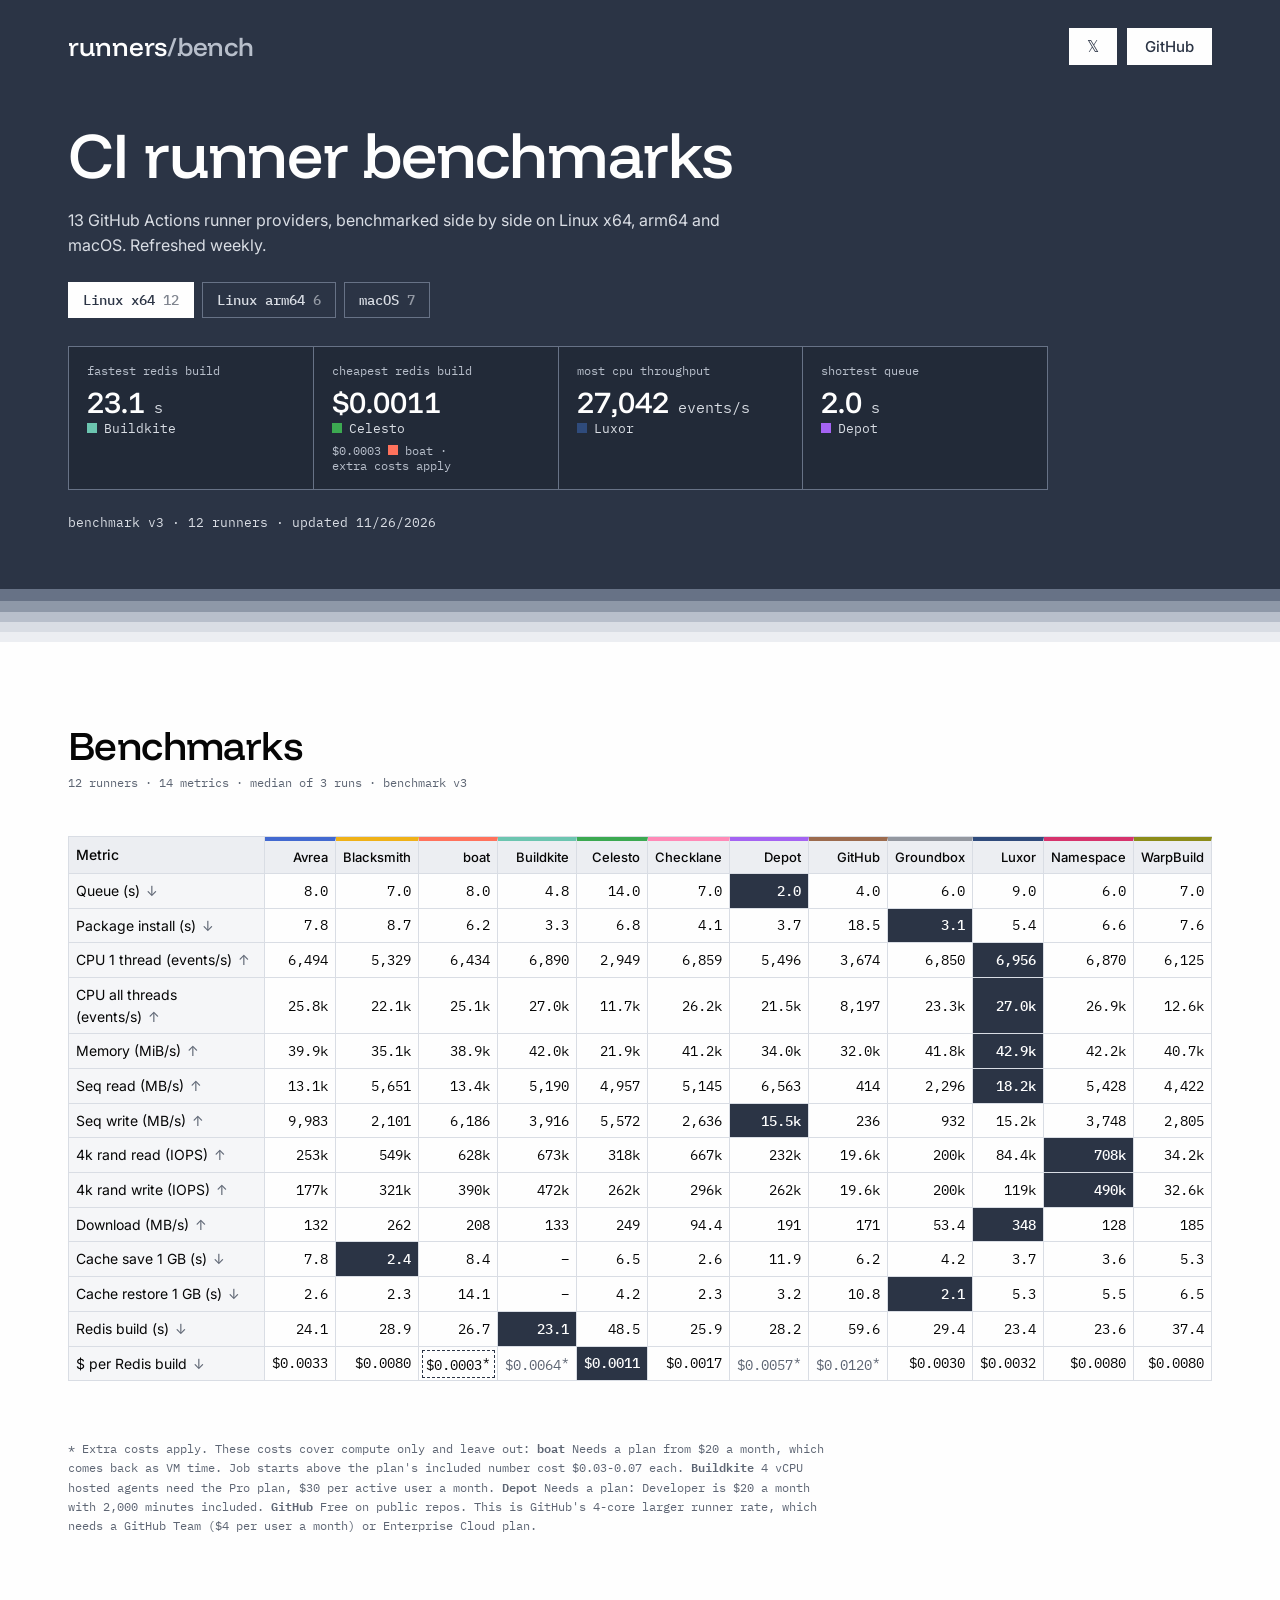
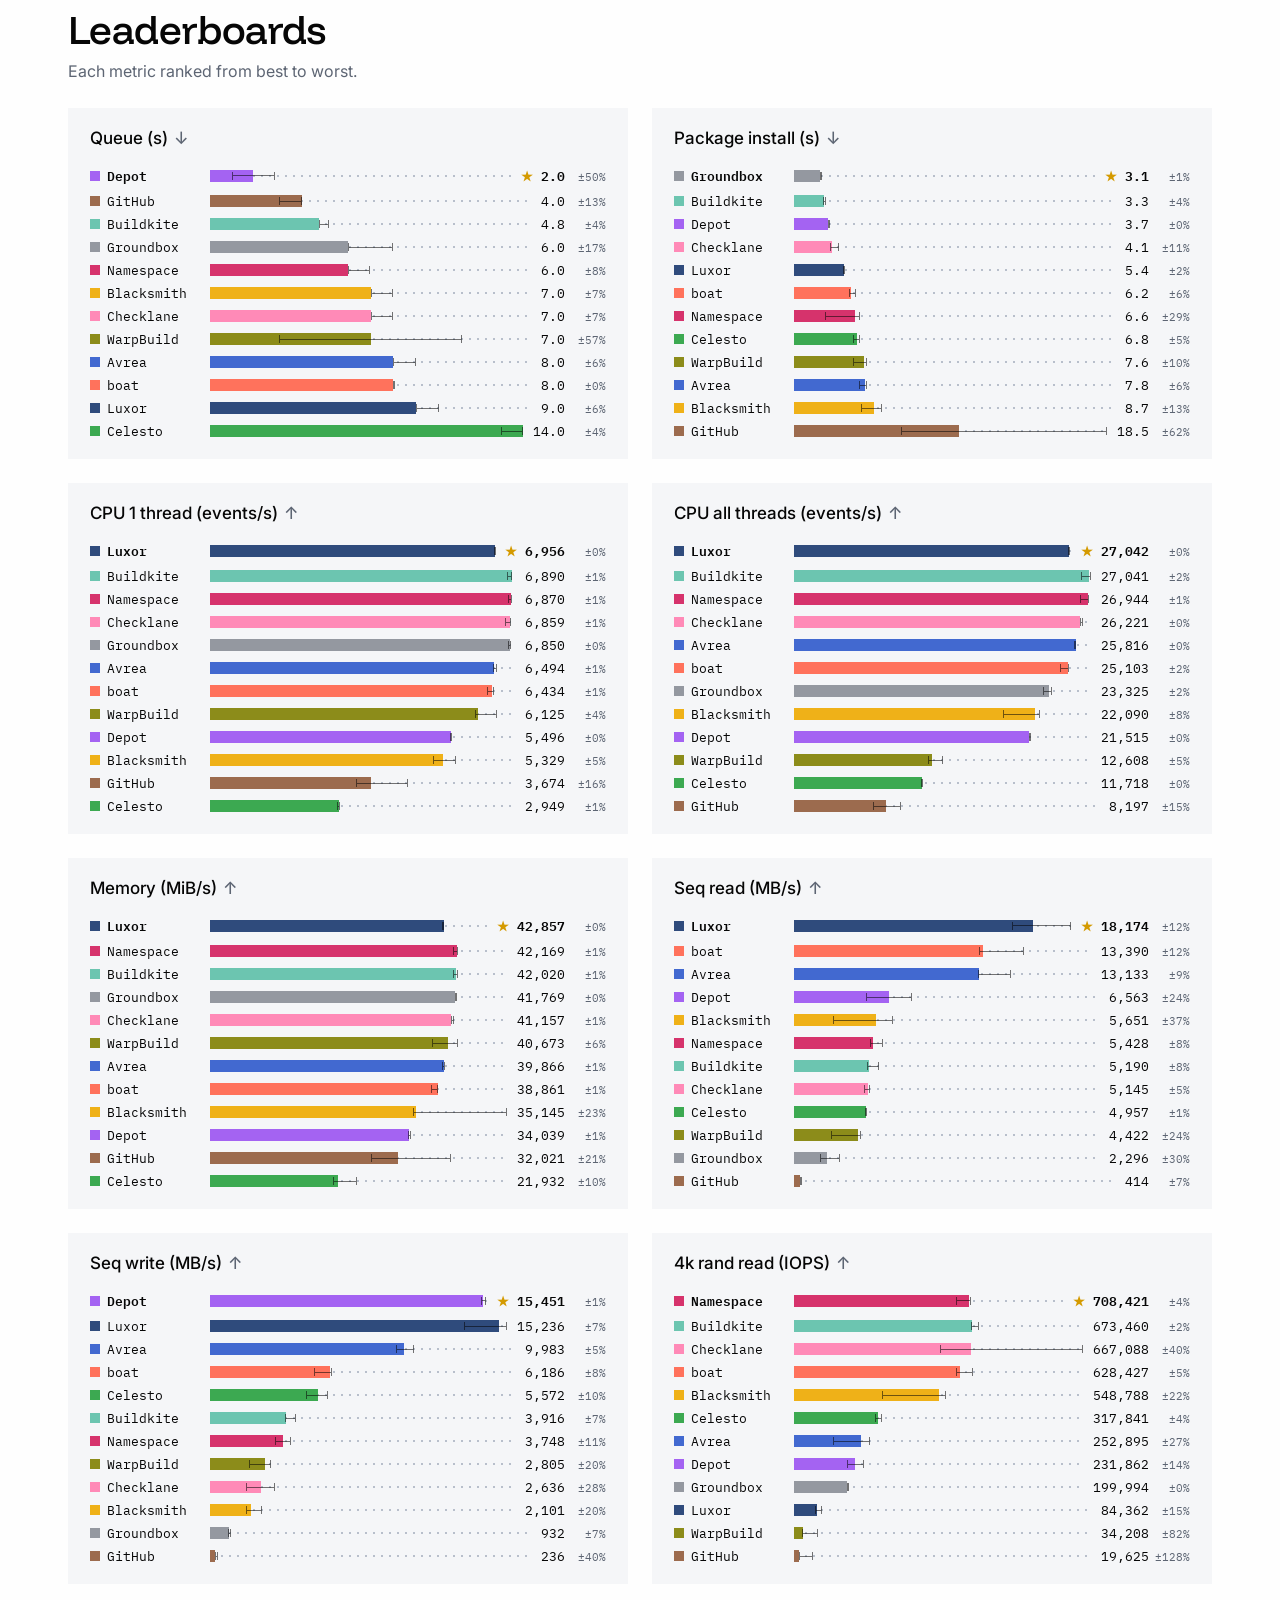
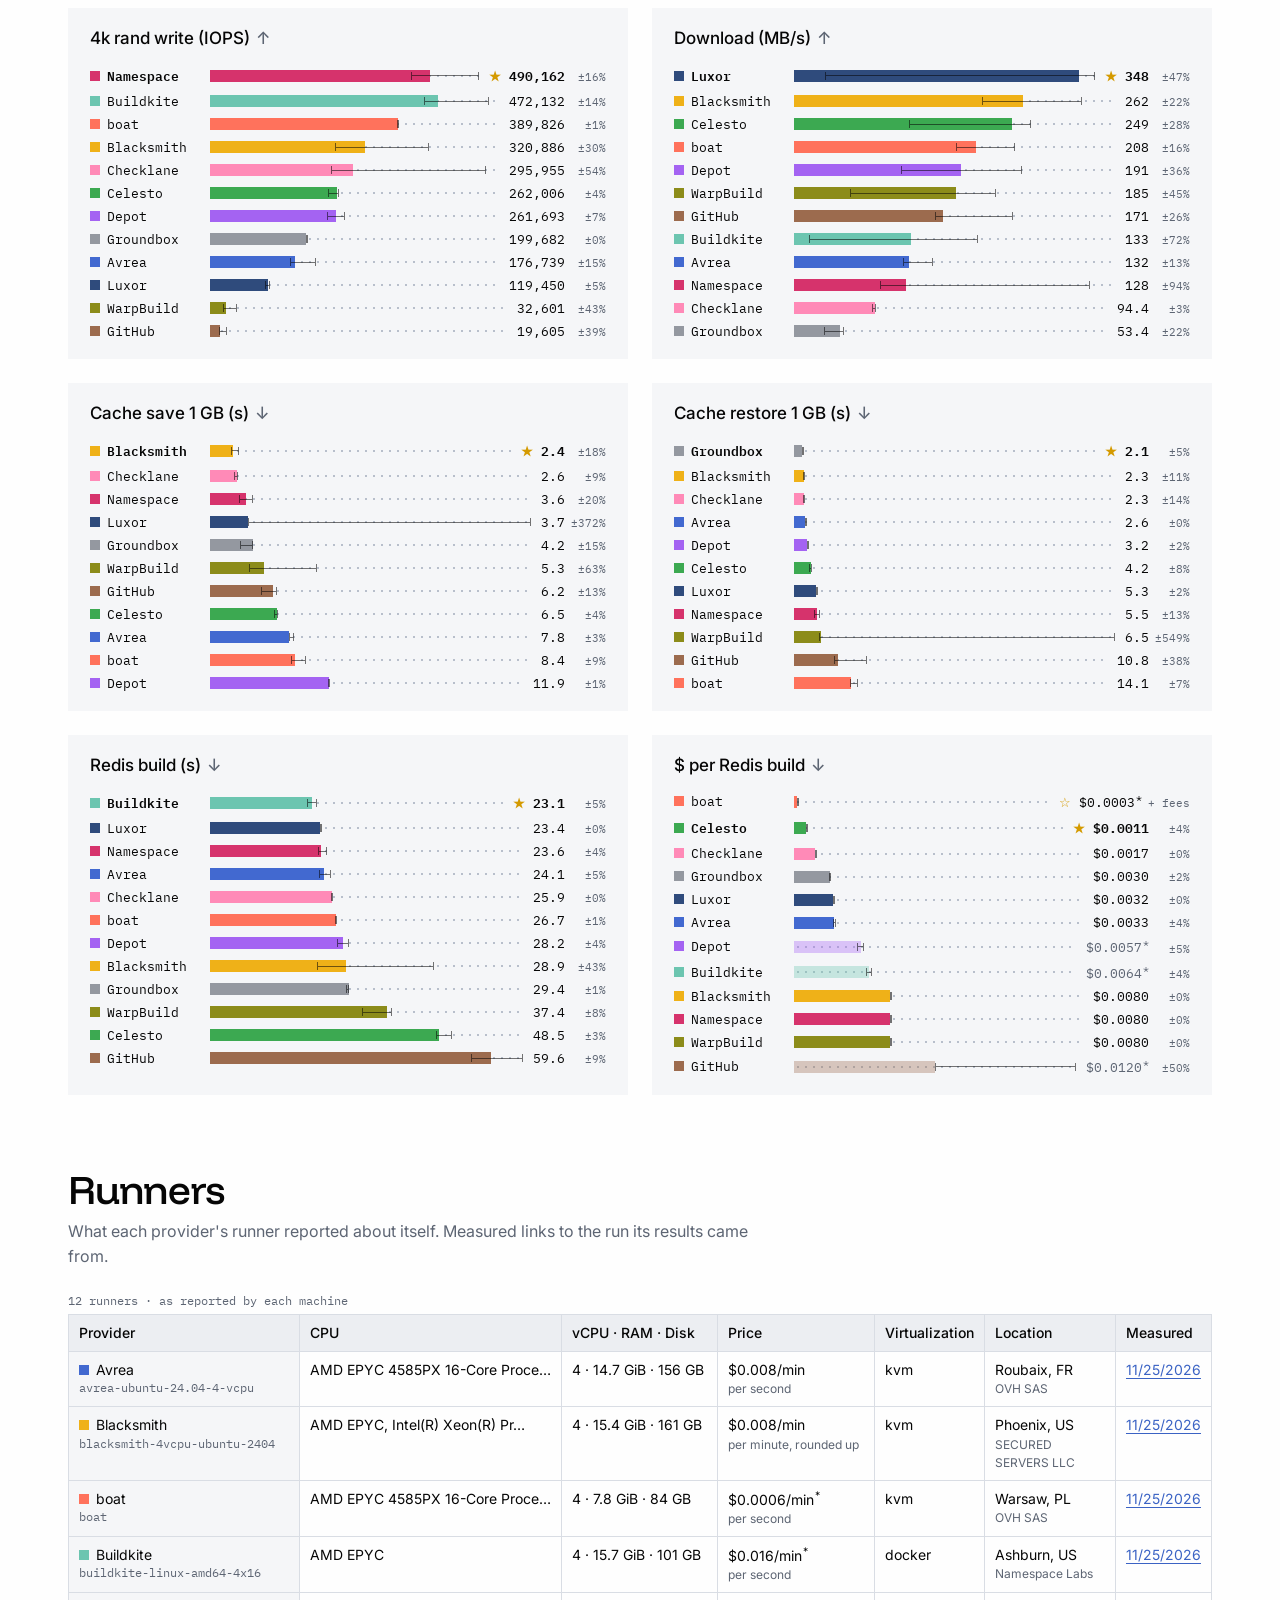
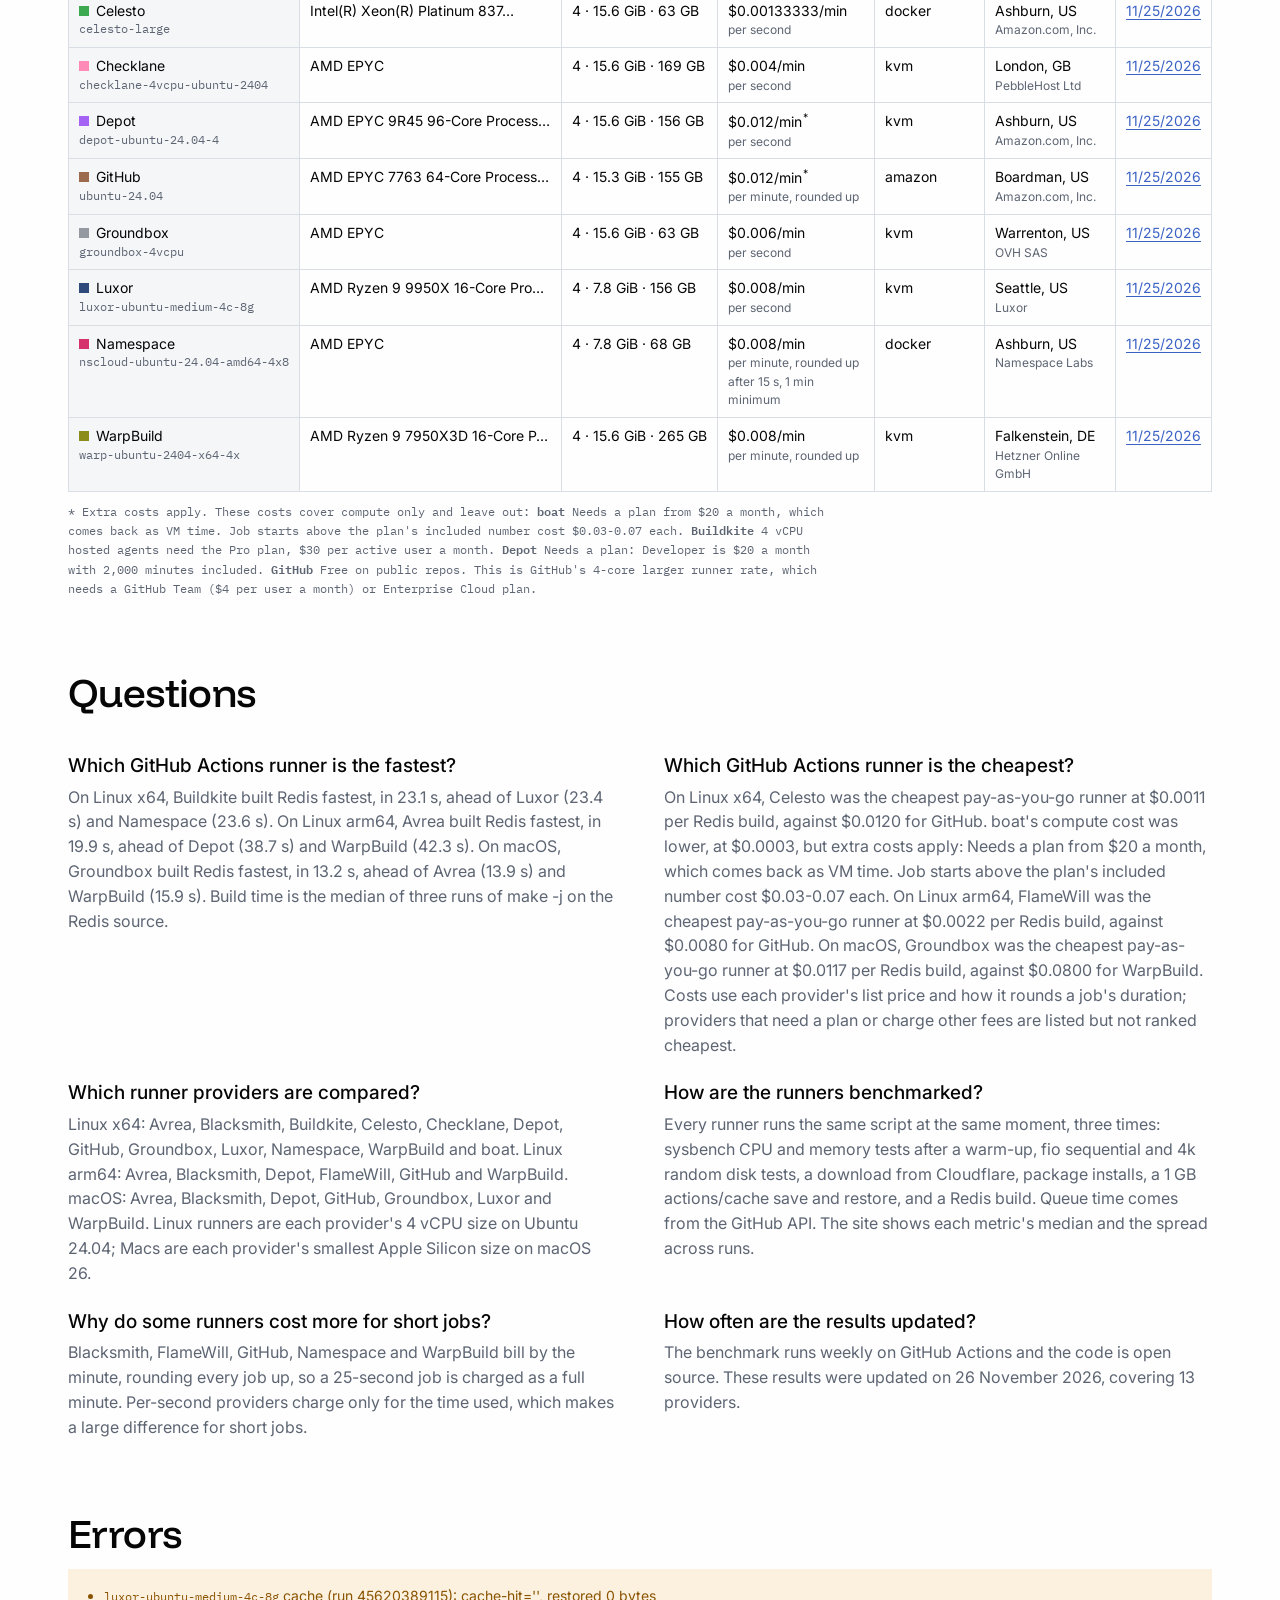
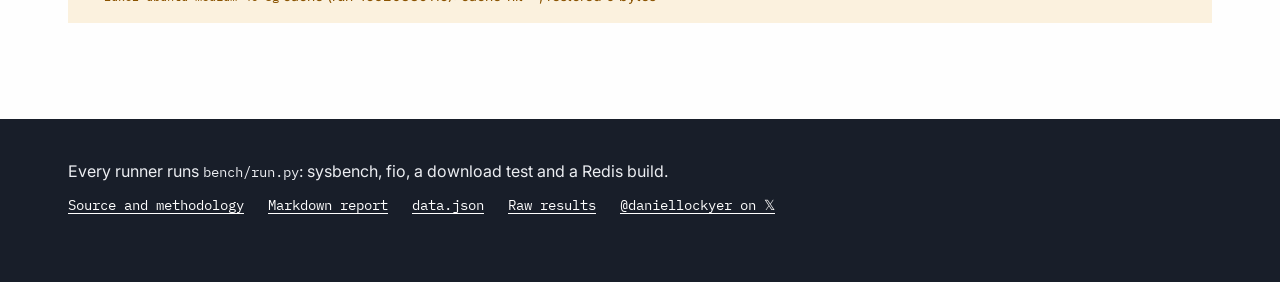
<file: index.html>
<!doctype html>
<html lang="en">
<head>
  <meta charset="utf-8">
  <meta name="viewport" content="width=device-width, initial-scale=1">
  <title>GitHub Actions runner benchmarks: speed and cost compared · runners/bench</title>
  <meta name="description" content="Independent benchmarks of GitHub Actions runner providers on 4 vCPU Linux x64 and arm64 runners and Apple Silicon Macs: CPU, memory, disk, network, queue time, a Redis build and what it costs.">
  <link rel="canonical" href="https://runnersbench.com/">
  <meta name="author" content="Daniel Lockyer">
  <meta name="robots" content="index, follow, max-image-preview:large">
  <meta name="theme-color" content="#2b3445">
  <link rel="icon" href="/favicon.svg" type="image/svg+xml">
  <link rel="apple-touch-icon" href="/apple-touch-icon.png">
  <link rel="alternate" type="application/json" href="/data.json" title="Benchmark summary">
  <meta property="og:type" content="website">
  <meta property="og:site_name" content="runners/bench">
  <meta property="og:locale" content="en_US">
  <meta property="og:url" content="https://runnersbench.com/">
  <meta property="og:title" content="GitHub Actions runner benchmarks: speed and cost compared">
  <meta property="og:description" content="GitHub Actions runner providers benchmarked side by side on Linux x64, arm64 and macOS: CPU, disk, network, a Redis build and its cost.">
  <meta property="og:image" content="https://runnersbench.com/og.png">
  <meta property="og:image:type" content="image/png">
  <meta property="og:image:width" content="1200">
  <meta property="og:image:height" content="630">
  <meta property="og:image:alt" content="runners/bench: CI runner benchmarks, GitHub Actions runner providers side by side">
  <meta name="twitter:card" content="summary_large_image">
  <meta name="twitter:site" content="@daniellockyer">
  <meta name="twitter:creator" content="@daniellockyer">
  <meta name="twitter:title" content="GitHub Actions runner benchmarks: speed and cost compared">
  <meta name="twitter:description" content="GitHub Actions runner providers benchmarked side by side on Linux x64, arm64 and macOS: CPU, disk, network, a Redis build and its cost.">
  <meta name="twitter:image" content="https://runnersbench.com/og.png">
  <meta name="twitter:image:alt" content="runners/bench: CI runner benchmarks, GitHub Actions runner providers side by side">
  <script type="application/ld+json">
{
 "@context": "https://schema.org",
 "@graph": [
  {
   "@type": "WebSite",
   "@id": "https://runnersbench.com/#website",
   "url": "https://runnersbench.com/",
   "name": "runners/bench",
   "description": "Benchmarks of GitHub Actions runner providers."
  },
  {
   "@type": "Dataset",
   "@id": "https://runnersbench.com/#dataset",
   "url": "https://runnersbench.com/",
   "name": "GitHub Actions runner benchmarks",
   "description": "CPU, memory, disk, network, queue time, Redis build time and cost for GitHub Actions runners from Avrea, Blacksmith, Buildkite, Celesto, Checklane, Depot, FlameWill, GitHub, Groundbox, Luxor, Namespace, WarpBuild and boat, on 4 vCPU Linux x64 and arm64 runners and Apple Silicon Macs.",
   "creator": {
    "@type": "Person",
    "name": "Daniel Lockyer",
    "url": "https://x.com/daniellockyer"
   },
   "dateModified": "2026-11-26T12:52:39.517508+00:00",
   "isAccessibleForFree": true,
   "sameAs": "https://github.com/lockyer-labs/runnersbench",
   "keywords": [
    "GitHub Actions",
    "CI runners",
    "benchmarks",
    "Avrea",
    "Blacksmith",
    "Buildkite",
    "Celesto",
    "Checklane",
    "Depot",
    "FlameWill",
    "GitHub",
    "Groundbox",
    "Luxor",
    "Namespace",
    "WarpBuild",
    "boat"
   ],
   "variableMeasured": [
    "Queue (s)",
    "Package install (s)",
    "CPU 1 thread (events/s)",
    "CPU all threads (events/s)",
    "Memory (MiB/s)",
    "Seq read (MB/s)",
    "Seq write (MB/s)",
    "4k rand read (IOPS)",
    "4k rand write (IOPS)",
    "Download (MB/s)",
    "Cache save 1 GB (s)",
    "Cache restore 1 GB (s)",
    "Redis build (s)",
    "$ per Redis build"
   ],
   "distribution": [
    {
     "@type": "DataDownload",
     "encodingFormat": "application/json",
     "contentUrl": "https://runnersbench.com/data.json"
    },
    {
     "@type": "DataDownload",
     "encodingFormat": "application/json",
     "contentUrl": "https://runnersbench.com/results.json"
    },
    {
     "@type": "DataDownload",
     "encodingFormat": "text/markdown",
     "contentUrl": "https://runnersbench.com/report.md"
    }
   ]
  },
  {
   "@type": "FAQPage",
   "@id": "https://runnersbench.com/#questions",
   "mainEntity": [
    {
     "@type": "Question",
     "name": "Which GitHub Actions runner is the fastest?",
     "acceptedAnswer": {
      "@type": "Answer",
      "text": "On Linux x64, Buildkite built Redis fastest, in 23.1 s, ahead of Luxor (23.4 s) and Namespace (23.6 s). On Linux arm64, Avrea built Redis fastest, in 19.9 s, ahead of Depot (38.7 s) and WarpBuild (42.3 s). On macOS, Groundbox built Redis fastest, in 13.2 s, ahead of Avrea (13.9 s) and WarpBuild (15.9 s). Build time is the median of three runs of make -j on the Redis source."
     }
    },
    {
     "@type": "Question",
     "name": "Which GitHub Actions runner is the cheapest?",
     "acceptedAnswer": {
      "@type": "Answer",
      "text": "On Linux x64, Celesto was the cheapest pay-as-you-go runner at $0.0011 per Redis build, against $0.0120 for GitHub. boat's compute cost was lower, at $0.0003, but extra costs apply: Needs a plan from $20 a month, which comes back as VM time. Job starts above the plan's included number cost $0.03-0.07 each. On Linux arm64, FlameWill was the cheapest pay-as-you-go runner at $0.0022 per Redis build, against $0.0080 for GitHub. On macOS, Groundbox was the cheapest pay-as-you-go runner at $0.0117 per Redis build, against $0.0800 for WarpBuild. Costs use each provider's list price and how it rounds a job's duration; providers that need a plan or charge other fees are listed but not ranked cheapest."
     }
    },
    {
     "@type": "Question",
     "name": "Which runner providers are compared?",
     "acceptedAnswer": {
      "@type": "Answer",
      "text": "Linux x64: Avrea, Blacksmith, Buildkite, Celesto, Checklane, Depot, GitHub, Groundbox, Luxor, Namespace, WarpBuild and boat. Linux arm64: Avrea, Blacksmith, Depot, FlameWill, GitHub and WarpBuild. macOS: Avrea, Blacksmith, Depot, GitHub, Groundbox, Luxor and WarpBuild. Linux runners are each provider's 4 vCPU size on Ubuntu 24.04; Macs are each provider's smallest Apple Silicon size on macOS 26."
     }
    },
    {
     "@type": "Question",
     "name": "How are the runners benchmarked?",
     "acceptedAnswer": {
      "@type": "Answer",
      "text": "Every runner runs the same script at the same moment, three times: sysbench CPU and memory tests after a warm-up, fio sequential and 4k random disk tests, a download from Cloudflare, package installs, a 1 GB actions/cache save and restore, and a Redis build. Queue time comes from the GitHub API. The site shows each metric's median and the spread across runs."
     }
    },
    {
     "@type": "Question",
     "name": "Why do some runners cost more for short jobs?",
     "acceptedAnswer": {
      "@type": "Answer",
      "text": "Blacksmith, FlameWill, GitHub, Namespace and WarpBuild bill by the minute, rounding every job up, so a 25-second job is charged as a full minute. Per-second providers charge only for the time used, which makes a large difference for short jobs."
     }
    },
    {
     "@type": "Question",
     "name": "How often are the results updated?",
     "acceptedAnswer": {
      "@type": "Answer",
      "text": "The benchmark runs weekly on GitHub Actions and the code is open source. These results were updated on 26 November 2026, covering 13 providers."
     }
    }
   ]
  }
 ]
}
</script>
  <link rel="preconnect" href="https://fonts.googleapis.com">
  <link rel="preconnect" href="https://fonts.gstatic.com" crossorigin>
  <link rel="stylesheet" href="https://fonts.googleapis.com/css2?family=Funnel+Display:wght@500&family=IBM+Plex+Mono:wght@400;500&family=Inter:wght@400;500;600&display=swap">
  <link rel="stylesheet" href="style.css?v=45822957259">
  <script src="app.js?v=45822957259" defer></script>
</head>
<body>
  <header class="hero">
    <div class="wrap">
      <nav>
        <span class="brand">runners<span>/bench</span></span>
        <span class="actions">
          <a class="button" href="https://x.com/daniellockyer" aria-label="X">𝕏</a>
          <a class="button" href="https://github.com/lockyer-labs/runnersbench">GitHub</a>
        </span>
      </nav>
      <h1>CI runner benchmarks</h1>
      <p class="lede" id="lede">13 GitHub Actions runner providers, benchmarked side by side on Linux x64, arm64 and macOS. Refreshed weekly.</p>
      <div id="tabs" class="tabs" role="tablist"></div>
      <div id="stats" class="stats"></div>
      <p id="meta" class="meta"></p>
    </div>
    <div class="horizon" aria-hidden="true"></div>
  </header>
  <main class="wrap">
    <section>
      <h2>Benchmarks</h2>
      <p class="caption" id="benchmarks-caption"></p>
      <div class="scroll bleed"><table id="benchmarks"></table></div>
      <p class="caption pricing-notes" hidden></p>
    </section>
    <section>
      <h2>Leaderboards</h2>
      <p class="note">Each metric ranked from best to worst.</p>
      <div id="boards" class="grid"></div>
    </section>
    <section>
      <h2>Runners</h2>
      <p class="note">What each provider's runner reported about itself. Measured links to the run its results came from.</p>
      <p class="caption" id="runners-caption"></p>
      <div class="scroll"><table id="runners"></table></div>
      <p class="caption pricing-notes" hidden></p>
    </section>
    <section id="questions">
      <h2>Questions</h2>
      <div class="faq">
        <div><h3>Which GitHub Actions runner is the fastest?</h3><p>On Linux x64, Buildkite built Redis fastest, in 23.1 s, ahead of Luxor (23.4 s) and Namespace (23.6 s). On Linux arm64, Avrea built Redis fastest, in 19.9 s, ahead of Depot (38.7 s) and WarpBuild (42.3 s). On macOS, Groundbox built Redis fastest, in 13.2 s, ahead of Avrea (13.9 s) and WarpBuild (15.9 s). Build time is the median of three runs of make -j on the Redis source.</p></div>
        <div><h3>Which GitHub Actions runner is the cheapest?</h3><p>On Linux x64, Celesto was the cheapest pay-as-you-go runner at $0.0011 per Redis build, against $0.0120 for GitHub. boat&#x27;s compute cost was lower, at $0.0003, but extra costs apply: Needs a plan from $20 a month, which comes back as VM time. Job starts above the plan&#x27;s included number cost $0.03-0.07 each. On Linux arm64, FlameWill was the cheapest pay-as-you-go runner at $0.0022 per Redis build, against $0.0080 for GitHub. On macOS, Groundbox was the cheapest pay-as-you-go runner at $0.0117 per Redis build, against $0.0800 for WarpBuild. Costs use each provider&#x27;s list price and how it rounds a job&#x27;s duration; providers that need a plan or charge other fees are listed but not ranked cheapest.</p></div>
        <div><h3>Which runner providers are compared?</h3><p>Linux x64: Avrea, Blacksmith, Buildkite, Celesto, Checklane, Depot, GitHub, Groundbox, Luxor, Namespace, WarpBuild and boat. Linux arm64: Avrea, Blacksmith, Depot, FlameWill, GitHub and WarpBuild. macOS: Avrea, Blacksmith, Depot, GitHub, Groundbox, Luxor and WarpBuild. Linux runners are each provider&#x27;s 4 vCPU size on Ubuntu 24.04; Macs are each provider&#x27;s smallest Apple Silicon size on macOS 26.</p></div>
        <div><h3>How are the runners benchmarked?</h3><p>Every runner runs the same script at the same moment, three times: sysbench CPU and memory tests after a warm-up, fio sequential and 4k random disk tests, a download from Cloudflare, package installs, a 1 GB actions/cache save and restore, and a Redis build. Queue time comes from the GitHub API. The site shows each metric&#x27;s median and the spread across runs.</p></div>
        <div><h3>Why do some runners cost more for short jobs?</h3><p>Blacksmith, FlameWill, GitHub, Namespace and WarpBuild bill by the minute, rounding every job up, so a 25-second job is charged as a full minute. Per-second providers charge only for the time used, which makes a large difference for short jobs.</p></div>
        <div><h3>How often are the results updated?</h3><p>The benchmark runs weekly on GitHub Actions and the code is open source. These results were updated on 26 November 2026, covering 13 providers.</p></div>
      </div>
    </section>
    <section id="errors-section" hidden>
      <h2>Errors</h2>
      <ul id="errors"></ul>
    </section>
  </main>
  <footer>
    <div class="wrap">
      <p>Every runner runs <code>bench/run.py</code>: sysbench, fio, a download test and a Redis build.</p>
      <p class="links">
        <a href="https://github.com/lockyer-labs/runnersbench">Source and methodology</a>
        <a href="report.md">Markdown report</a>
        <a href="data.json">data.json</a>
        <a href="results.json">Raw results</a>
        <a href="https://x.com/daniellockyer">@daniellockyer on 𝕏</a>
      </p>
    </div>
  </footer>
  <!-- 100% privacy-first analytics -->
  <script async src="https://scripts.simpleanalyticscdn.com/latest.js"></script>
</body>
</html>
</file>
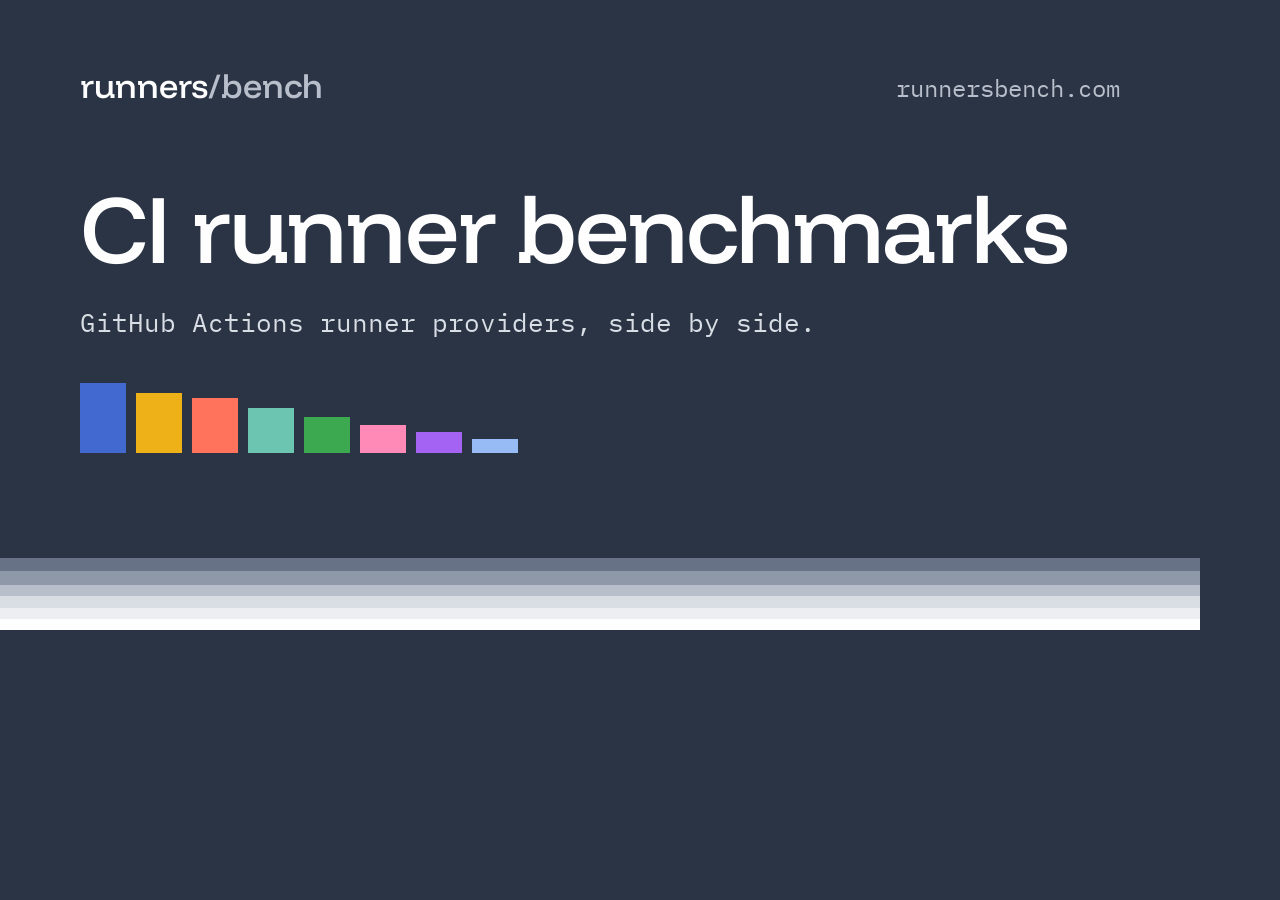
<file: scripts/og-card.html>
<!-- Source for site/og.png (1200x630). Render it with a headless browser at that size and save over site/og.png. -->
<!doctype html>
<html><head>
<link rel="stylesheet" href="https://fonts.googleapis.com/css2?family=Funnel+Display:wght@500&family=IBM+Plex+Mono:wght@400;500&display=swap">
<style>
* { box-sizing: border-box; margin: 0; }
body { width: 1200px; height: 630px; background: #2b3445; color: #fefefe; font-family: "Funnel Display", sans-serif; position: relative; overflow: hidden; }
.inner { padding: 64px 80px; }
.brand { font: 500 34px "Funnel Display"; }
.brand span { color: #b8bfcb; }
h1 { font: 500 96px/1.02 "Funnel Display"; letter-spacing: -0.02em; margin-top: 72px; }
p { font: 26px "IBM Plex Mono", monospace; color: #d9dde4; margin-top: 28px; }
.bars { display: flex; gap: 10px; margin-top: 44px; align-items: flex-end; height: 70px; }
.bars i { display: block; width: 46px; }
.url { position: absolute; right: 80px; top: 72px; font: 24px "IBM Plex Mono", monospace; color: #b8bfcb; }
.horizon { position: absolute; left: 0; right: 0; bottom: 0; height: 84px;
  background: linear-gradient(#2b3445 0 14%, #677286 14% 30%, #8e98a8 30% 46%, #b8bfcb 46% 60%, #d9dde4 60% 74%, #eceef2 74% 87%, #fefefe 87%); }
</style></head>
<body><div class="inner">
<div class="brand">runners<span>/bench</span></div>
<div class="url">runnersbench.com</div>
<h1>CI runner benchmarks</h1>
<p>GitHub Actions runner providers, side by side.</p>
<div class="bars">
<i style="height:100%;background:#4269d0"></i><i style="height:86%;background:#efb118"></i><i style="height:78%;background:#ff725c"></i><i style="height:64%;background:#6cc5b0"></i><i style="height:52%;background:#3ca951"></i><i style="height:40%;background:#ff8ab7"></i><i style="height:30%;background:#a463f2"></i><i style="height:20%;background:#97bbf5"></i>
</div>
</div><div class="horizon"></div></body></html>
</file>
<file: style.css>
:root {
  color-scheme: light dark;
  --p1: #f5f6f8;
  --p2: #eceef2;
  --p3: #d9dde4;
  --p4: #b8bfcb;
  --p5: #8e98a8;
  --p6: #677286;
  --p7: #2b3445;
  --p8: #222a38;
  --p9: #181e29;
  --p10: #0e121a;

  --bg: #fefefe;
  --fg: #060606;
  --muted: #5d6573;
  --line: var(--p3);
  --tint: var(--p1);
  --tint-strong: var(--p2);
  --accent: var(--p7);
  --on-accent: #fefefe;
  --track: var(--p2);
  --bar: var(--p4);
  --link: #3b63c4;
  --mark: #fffae6;
  --mark-line: #ecd48a;

  --display: "Funnel Display", system-ui, sans-serif;
  --body: Inter, system-ui, sans-serif;
  --mono: "IBM Plex Mono", ui-monospace, monospace;
}

@media (prefers-color-scheme: dark) {
  :root {
    --bg: #0d1016;
    --fg: #e8eaee;
    --muted: #9aa2b0;
    --line: #2a303b;
    --tint: #141821;
    --tint-strong: #1b202b;
    --accent: #4a5568;
    --track: #1f2430;
    --link: #8fb0ff;
    --mark: #2a2512;
    --mark-line: #6b5a1e;
  }
}

* { box-sizing: border-box; }

body {
  margin: 0;
  font: 16px/1.55 var(--body);
  color: var(--fg);
  background: var(--bg);
}

.wrap { max-width: 1240px; margin: 0 auto; padding: 0 48px; }
a { color: var(--link); text-underline-offset: 3px; }
code { font-family: var(--mono); font-size: 0.85em; }

/* Hero */

.hero { background: var(--p7); color: var(--on-accent); }
.hero nav { display: flex; justify-content: space-between; align-items: center; padding: 28px 0 56px; }
.brand { font: 500 26px var(--display); letter-spacing: -0.01em; }
.brand span { color: var(--p4); }
.button {
  font: 500 15px var(--body);
  color: var(--p7);
  background: var(--on-accent);
  padding: 9px 18px;
  text-decoration: none;
}
.button:hover { background: var(--p2); }
.actions { display: flex; gap: 10px; }
h1 { font: 500 64px/1.05 var(--display); letter-spacing: -0.02em; margin: 0 0 40px; }
.lede { color: var(--p3); max-width: 66ch; margin: -20px 0 40px; }
.tabs { display: flex; flex-wrap: wrap; gap: 8px; margin: -16px 0 28px; }
.tab {
  font: 500 14px var(--mono);
  color: var(--p3);
  background: transparent;
  border: 1px solid var(--p6);
  padding: 8px 14px;
  cursor: pointer;
}
.tab:hover { color: var(--on-accent); border-color: var(--p4); }
.tab[aria-selected="true"] { color: var(--p7); background: var(--on-accent); border-color: var(--on-accent); }
.tab .count { margin-left: 8px; opacity: 0.6; }
.meta { font: 13px var(--mono); color: var(--p3); margin: 24px 0 0; padding-bottom: 48px; }

.stats {
  display: grid;
  grid-template-columns: repeat(auto-fit, minmax(220px, 1fr));
  gap: 1px;
  background: var(--p6);
  border: 1px solid var(--p6);
  max-width: 980px;
}
.stat { background: var(--p8); padding: 16px 18px; }
.stat .label { font: 12px var(--mono); color: var(--p4); text-transform: lowercase; }
.stat .value { font: 500 30px/1.2 var(--display); margin-top: 6px; white-space: nowrap; }
.stat .unit { font: 15px var(--mono); color: var(--p3); }
.stat .who { font: 13px var(--mono); color: var(--p3); }

.horizon {
  height: 72px;
  background: linear-gradient(
    var(--p7) 0 14%, var(--p6) 14% 30%, var(--p5) 30% 46%, var(--p4) 46% 60%,
    var(--p3) 60% 74%, var(--p2) 74% 87%, var(--bg) 87%
  );
}

/* Sections */

section { margin: 72px 0; }
h2 { font: 500 40px/1.1 var(--display); letter-spacing: -0.015em; margin: 0 0 8px; }
.note { color: var(--muted); margin: 0 0 24px; max-width: 70ch; }
.caption { font: 12px var(--mono); color: var(--muted); margin: 0 0 6px; }

/* Questions */

.faq { display: grid; grid-template-columns: repeat(auto-fill, minmax(min(460px, 100%), 1fr)); gap: 8px 48px; margin-top: 24px; }
.faq h3 { font: 500 19px/1.3 var(--body); margin: 16px 0 6px; }
.faq p { color: var(--muted); margin: 0; max-width: 62ch; }

/* Tables */

.scroll { overflow-x: auto; -webkit-overflow-scrolling: touch; }
.scroll.more { mask-image: linear-gradient(to left, transparent, #000 48px); }
#runners th, #runners td { padding: 7px 10px; }
#runners td { vertical-align: top; }
.caveat { cursor: help; margin-left: 1px; font-size: 0.75em; }
td.caveated, .row.caveated .val { color: var(--muted); }
.row.caveated .fill { opacity: 0.35; }
.pricing-notes { max-width: 110ch; margin-top: 10px; line-height: 1.6; white-space: normal; }
.pricing-notes strong { font-weight: 600; }
#runners .sub { display: block; font-size: 12px; color: var(--muted); white-space: normal; max-width: 24ch; }
#runners .provider .sub { font: 12px var(--mono); white-space: nowrap; max-width: none; }
/* Lets a wide table use the window's width beyond the 1144px content column, up to 1600px. */
.bleed { margin-inline: calc(-1 * clamp(24px, (100vw - 1192px) / 2, 228px)); }
.bleed table { margin-inline: auto; }
.bleed { padding-block: 40px 48px; }
@media (min-width: 1100px) { .bleed { padding-inline: 32px; } }
#benchmarks th, #benchmarks td { padding: 6px 7px; }
#benchmarks th.provider { border-top: 4px solid; font-size: 13px; text-align: right; }
#benchmarks td:first-child { white-space: normal; min-width: 9.5em; max-width: 14em; }
#benchmarks.spotlight :is(td, th):not(.hl, .lit, .corner) { opacity: 0.5; }
#benchmarks td.hl { box-shadow: inset 0 0 0 1px var(--mark-line); }
#benchmarks td.hl:not(.best) { background: var(--mark); }
#benchmarks.shift-held { user-select: none; -webkit-user-select: none; cursor: cell; }
table { border-collapse: separate; border-spacing: 0; font-size: 14px; white-space: nowrap; border: 1px solid var(--line); border-width: 1px 0 0 1px; }
th, td { border: 1px solid var(--line); border-width: 0 1px 1px 0; padding: 7px 12px; text-align: left; }
th { background: var(--tint-strong); font-weight: 500; }
th:first-child, td:first-child { position: sticky; left: 0; z-index: 1; background: var(--tint); }
thead th:first-child { background: var(--tint-strong); }
td.num { text-align: right; font: 14px var(--mono); font-variant-numeric: tabular-nums; }
td.best { background: var(--accent); color: var(--on-accent); font-weight: 500; }
tbody tr:hover td:not(.best) { background: var(--tint); }
.hint { color: var(--muted); margin-left: 6px; cursor: help; }

/* Leaderboards */

.grid {
  display: grid;
  grid-template-columns: repeat(auto-fill, minmax(min(380px, 100%), 1fr));
  gap: 24px;
}
.board { background: var(--tint); padding: 20px 22px 16px; min-width: 0; }
.board h3 { font: 500 17px var(--body); margin: 0 0 14px; }
.row { display: grid; grid-template-columns: 110px 1fr auto; align-items: center; gap: 10px; font: 13px var(--mono); padding: 3px 0; }
.row .name { overflow: hidden; text-overflow: ellipsis; white-space: nowrap; }
.track {
  height: 12px;
  background: radial-gradient(circle, var(--p4) 1px, transparent 1.5px) 0 50% / 8px 8px repeat-x;
}
.track { position: relative; }
.fill { height: 100%; min-width: 2px; }
.range {
  position: absolute;
  top: 50%;
  height: 8px;
  min-width: 1px;
  transform: translateY(-50%);
  color: var(--fg);
  border: solid currentColor;
  border-width: 0 1px;
  background: linear-gradient(currentColor, currentColor) 0 50% / 100% 1px no-repeat;
  opacity: 0.55;
}
.row .spread { display: inline-block; min-width: 5ch; margin-left: 6px; color: var(--muted); font-size: 11px; font-weight: 400; text-align: right; }
.row.best .name, .row.best .val { font-weight: 600; }
.row.best .val::before { content: "★ "; color: #d49a00; }
.row.lowest-fees .val::before { content: "☆ "; color: #d49a00; }
td.lowest-fees { outline: 1.5px dashed var(--accent); outline-offset: -4px; }
.nowrap { white-space: nowrap; }
.stat .who.fees { margin-top: 6px; font-size: 12px; color: var(--p4); cursor: help; white-space: normal; }

.swatch {
  display: inline-block;
  width: 10px;
  height: 10px;
  margin-right: 7px;
  vertical-align: 0;
}
.row .val { text-align: right; min-width: 7ch; font-variant-numeric: tabular-nums; }

/* Errors */

#errors { background: #fbf1de; color: #8a5300; padding: 16px 16px 16px 36px; font-size: 14px; }

/* Footer */

footer { background: var(--p9); color: var(--p2); padding: 40px 0 56px; margin-top: 96px; }
footer p { margin: 0 0 12px; }
footer .links { display: flex; flex-wrap: wrap; gap: 8px 24px; font: 14px var(--mono); }
footer a { color: var(--on-accent); }

@media (max-width: 700px) {
  .wrap { padding: 0 18px; }
  .hero nav { padding-bottom: 32px; }
  h1 { font-size: clamp(26px, 8.4vw, 40px); margin-bottom: 28px; white-space: nowrap; }
  .stat .value { font-size: 24px; }
  section { margin: 48px 0; }
  h2 { font-size: 30px; }
  table { font-size: 12px; }
  th, td { padding: 5px 7px; }
  td.num { font-size: 12px; }
  .bleed { margin-inline: 0; padding-block: 16px 24px; }
  #benchmarks th, #benchmarks td { padding: 5px 7px; }
  #benchmarks th, #benchmarks td:first-child { white-space: normal; }
  #benchmarks thead th { white-space: nowrap; }
  #benchmarks td:first-child { min-width: 9em; }
  .row { grid-template-columns: 96px 1fr auto; }
}
</file>
